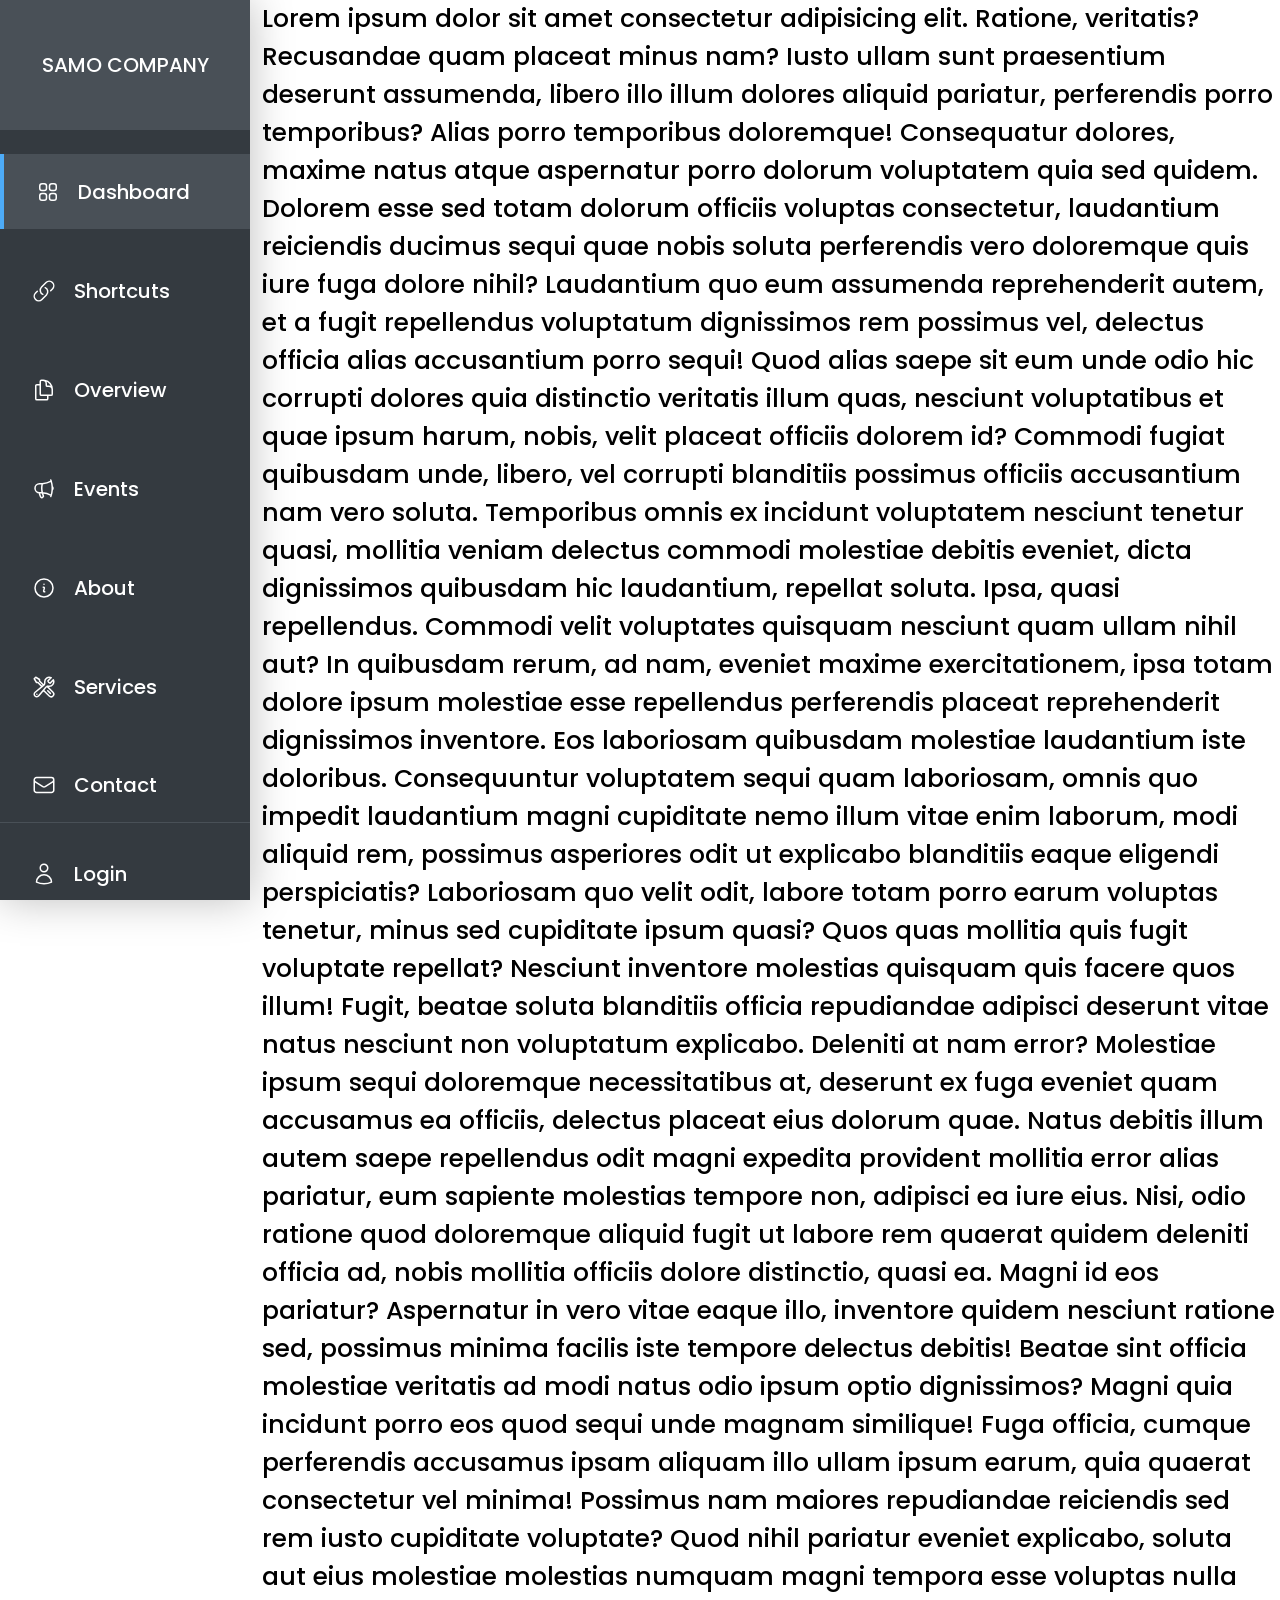
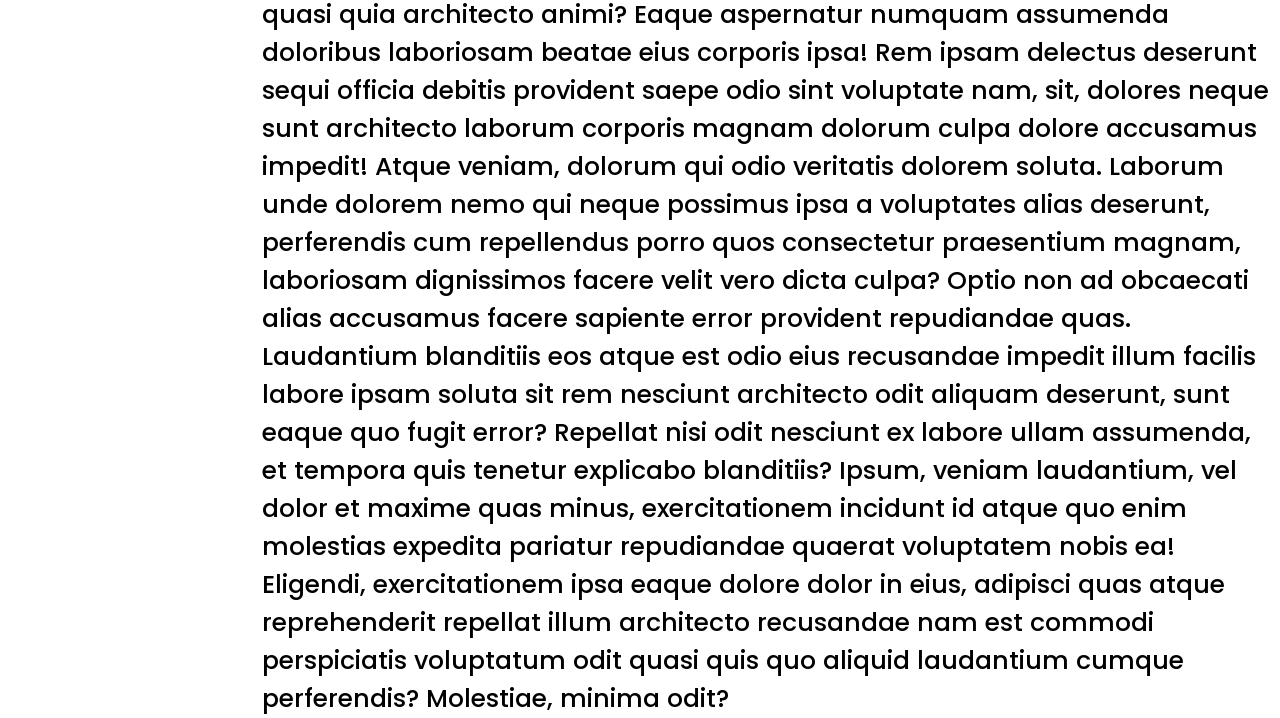
<file: 01. Sidebar/index.html>
<!doctype html>
<html lang="en">
  <head>
    <meta charset="UTF-8" />
    <meta name="viewport" content="width=device-width, initial-scale=1.0" />
    <link rel="stylesheet" href="style.css" />
    <title>Sidebar Project</title>
  </head>
  <body>
    <div class="container">
      <nav class="nav flex-column">
        <header>
          <p class="header-text">SAMO COMPANY</p>
        </header>
        <div class="sidebar flex-column">
          <div class="sidebar-elements dashboard">
            <svg
              xmlns="http://www.w3.org/2000/svg"
              fill="none"
              viewBox="0 0 24 24"
              stroke-width="1.5"
              stroke="currentColor"
              class="icon"
            >
              <path
                stroke-linecap="round"
                stroke-linejoin="round"
                d="M3.75 6A2.25 2.25 0 0 1 6 3.75h2.25A2.25 2.25 0 0 1 10.5 6v2.25a2.25 2.25 0 0 1-2.25 2.25H6a2.25 2.25 0 0 1-2.25-2.25V6ZM3.75 15.75A2.25 2.25 0 0 1 6 13.5h2.25a2.25 2.25 0 0 1 2.25 2.25V18a2.25 2.25 0 0 1-2.25 2.25H6A2.25 2.25 0 0 1 3.75 18v-2.25ZM13.5 6a2.25 2.25 0 0 1 2.25-2.25H18A2.25 2.25 0 0 1 20.25 6v2.25A2.25 2.25 0 0 1 18 10.5h-2.25a2.25 2.25 0 0 1-2.25-2.25V6ZM13.5 15.75a2.25 2.25 0 0 1 2.25-2.25H18a2.25 2.25 0 0 1 2.25 2.25V18A2.25 2.25 0 0 1 18 20.25h-2.25A2.25 2.25 0 0 1 13.5 18v-2.25Z"
              />
            </svg>
            <a href="#" class="nav-text">Dashboard</a>
          </div>
          <div class="sidebar-elements">
            <svg
              xmlns="http://www.w3.org/2000/svg"
              fill="none"
              viewBox="0 0 24 24"
              stroke-width="1.5"
              stroke="currentColor"
              class="icon"
            >
              <path
                stroke-linecap="round"
                stroke-linejoin="round"
                d="M13.19 8.688a4.5 4.5 0 0 1 1.242 7.244l-4.5 4.5a4.5 4.5 0 0 1-6.364-6.364l1.757-1.757m13.35-.622 1.757-1.757a4.5 4.5 0 0 0-6.364-6.364l-4.5 4.5a4.5 4.5 0 0 0 1.242 7.244"
              />
            </svg>

            <a href="#" class="nav-text">Shortcuts</a>
          </div>
          <div class="sidebar-elements">
            <svg
              xmlns="http://www.w3.org/2000/svg"
              fill="none"
              viewBox="0 0 24 24"
              stroke-width="1.5"
              stroke="currentColor"
              class="icon"
            >
              <path
                stroke-linecap="round"
                stroke-linejoin="round"
                d="M15.75 17.25v3.375c0 .621-.504 1.125-1.125 1.125h-9.75a1.125 1.125 0 0 1-1.125-1.125V7.875c0-.621.504-1.125 1.125-1.125H6.75a9.06 9.06 0 0 1 1.5.124m7.5 10.376h3.375c.621 0 1.125-.504 1.125-1.125V11.25c0-4.46-3.243-8.161-7.5-8.876a9.06 9.06 0 0 0-1.5-.124H9.375c-.621 0-1.125.504-1.125 1.125v3.5m7.5 10.375H9.375a1.125 1.125 0 0 1-1.125-1.125v-9.25m12 6.625v-1.875a3.375 3.375 0 0 0-3.375-3.375h-1.5a1.125 1.125 0 0 1-1.125-1.125v-1.5a3.375 3.375 0 0 0-3.375-3.375H9.75"
              />
            </svg>
            <a href="#" class="nav-text">Overview</a>
          </div>
          <div class="sidebar-elements">
            <svg
              xmlns="http://www.w3.org/2000/svg"
              fill="none"
              viewBox="0 0 24 24"
              stroke-width="1.5"
              stroke="currentColor"
              class="icon"
            >
              <path
                stroke-linecap="round"
                stroke-linejoin="round"
                d="M10.34 15.84c-.688-.06-1.386-.09-2.09-.09H7.5a4.5 4.5 0 1 1 0-9h.75c.704 0 1.402-.03 2.09-.09m0 9.18c.253.962.584 1.892.985 2.783.247.55.06 1.21-.463 1.511l-.657.38c-.551.318-1.26.117-1.527-.461a20.845 20.845 0 0 1-1.44-4.282m3.102.069a18.03 18.03 0 0 1-.59-4.59c0-1.586.205-3.124.59-4.59m0 9.18a23.848 23.848 0 0 1 8.835 2.535M10.34 6.66a23.847 23.847 0 0 0 8.835-2.535m0 0A23.74 23.74 0 0 0 18.795 3m.38 1.125a23.91 23.91 0 0 1 1.014 5.395m-1.014 8.855c-.118.38-.245.754-.38 1.125m.38-1.125a23.91 23.91 0 0 0 1.014-5.395m0-3.46c.495.413.811 1.035.811 1.73 0 .695-.316 1.317-.811 1.73m0-3.46a24.347 24.347 0 0 1 0 3.46"
              />
            </svg>
            <a href="#" class="nav-text">Events</a>
          </div>
          <div class="sidebar-elements">
            <svg
              xmlns="http://www.w3.org/2000/svg"
              fill="none"
              viewBox="0 0 24 24"
              stroke-width="1.5"
              stroke="currentColor"
              class="icon"
            >
              <path
                stroke-linecap="round"
                stroke-linejoin="round"
                d="m11.25 11.25.041-.02a.75.75 0 0 1 1.063.852l-.708 2.836a.75.75 0 0 0 1.063.853l.041-.021M21 12a9 9 0 1 1-18 0 9 9 0 0 1 18 0Zm-9-3.75h.008v.008H12V8.25Z"
              />
            </svg>

            <a href="#" class="nav-text">About</a>
          </div>
          <div class="sidebar-elements">
            <svg
              xmlns="http://www.w3.org/2000/svg"
              fill="none"
              viewBox="0 0 24 24"
              stroke-width="1.5"
              stroke="currentColor"
              class="icon"
            >
              <path
                stroke-linecap="round"
                stroke-linejoin="round"
                d="M11.42 15.17 17.25 21A2.652 2.652 0 0 0 21 17.25l-5.877-5.877M11.42 15.17l2.496-3.03c.317-.384.74-.626 1.208-.766M11.42 15.17l-4.655 5.653a2.548 2.548 0 1 1-3.586-3.586l6.837-5.63m5.108-.233c.55-.164 1.163-.188 1.743-.14a4.5 4.5 0 0 0 4.486-6.336l-3.276 3.277a3.004 3.004 0 0 1-2.25-2.25l3.276-3.276a4.5 4.5 0 0 0-6.336 4.486c.091 1.076-.071 2.264-.904 2.95l-.102.085m-1.745 1.437L5.909 7.5H4.5L2.25 3.75l1.5-1.5L7.5 4.5v1.409l4.26 4.26m-1.745 1.437 1.745-1.437m6.615 8.206L15.75 15.75M4.867 19.125h.008v.008h-.008v-.008Z"
              />
            </svg>
            <a href="#" class="nav-text">Services</a>
          </div>
          <div class="sidebar-elements">
            <svg
              xmlns="http://www.w3.org/2000/svg"
              fill="none"
              viewBox="0 0 24 24"
              stroke-width="1.5"
              stroke="currentColor"
              class="icon"
            >
              <path
                stroke-linecap="round"
                stroke-linejoin="round"
                d="M21.75 6.75v10.5a2.25 2.25 0 0 1-2.25 2.25h-15a2.25 2.25 0 0 1-2.25-2.25V6.75m19.5 0A2.25 2.25 0 0 0 19.5 4.5h-15a2.25 2.25 0 0 0-2.25 2.25m19.5 0v.243a2.25 2.25 0 0 1-1.07 1.916l-7.5 4.615a2.25 2.25 0 0 1-2.36 0L3.32 8.91a2.25 2.25 0 0 1-1.07-1.916V6.75"
              />
            </svg>
            <a href="#" class="nav-text">Contact</a>
          </div>
        </div>
        <div class="login">
          <svg
            xmlns="http://www.w3.org/2000/svg"
            fill="none"
            viewBox="0 0 24 24"
            stroke-width="1.5"
            stroke="currentColor"
            class="icon"
          >
            <path
              stroke-linecap="round"
              stroke-linejoin="round"
              d="M15.75 6a3.75 3.75 0 1 1-7.5 0 3.75 3.75 0 0 1 7.5 0ZM4.501 20.118a7.5 7.5 0 0 1 14.998 0A17.933 17.933 0 0 1 12 21.75c-2.676 0-5.216-.584-7.499-1.632Z"
            />
          </svg>
          <a href="login.html" class="nav-text">Login</a>
        </div>
      </nav>
      <main>
        Lorem ipsum dolor sit amet consectetur adipisicing elit. Ratione,
        veritatis? Recusandae quam placeat minus nam? Iusto ullam sunt
        praesentium deserunt assumenda, libero illo illum dolores aliquid
        pariatur, perferendis porro temporibus? Alias porro temporibus
        doloremque! Consequatur dolores, maxime natus atque aspernatur porro
        dolorum voluptatem quia sed quidem. Dolorem esse sed totam dolorum
        officiis voluptas consectetur, laudantium reiciendis ducimus sequi quae
        nobis soluta perferendis vero doloremque quis iure fuga dolore nihil?
        Laudantium quo eum assumenda reprehenderit autem, et a fugit repellendus
        voluptatum dignissimos rem possimus vel, delectus officia alias
        accusantium porro sequi! Quod alias saepe sit eum unde odio hic corrupti
        dolores quia distinctio veritatis illum quas, nesciunt voluptatibus et
        quae ipsum harum, nobis, velit placeat officiis dolorem id? Commodi
        fugiat quibusdam unde, libero, vel corrupti blanditiis possimus officiis
        accusantium nam vero soluta. Temporibus omnis ex incidunt voluptatem
        nesciunt tenetur quasi, mollitia veniam delectus commodi molestiae
        debitis eveniet, dicta dignissimos quibusdam hic laudantium, repellat
        soluta. Ipsa, quasi repellendus. Commodi velit voluptates quisquam
        nesciunt quam ullam nihil aut? In quibusdam rerum, ad nam, eveniet
        maxime exercitationem, ipsa totam dolore ipsum molestiae esse
        repellendus perferendis placeat reprehenderit dignissimos inventore. Eos
        laboriosam quibusdam molestiae laudantium iste doloribus. Consequuntur
        voluptatem sequi quam laboriosam, omnis quo impedit laudantium magni
        cupiditate nemo illum vitae enim laborum, modi aliquid rem, possimus
        asperiores odit ut explicabo blanditiis eaque eligendi perspiciatis?
        Laboriosam quo velit odit, labore totam porro earum voluptas tenetur,
        minus sed cupiditate ipsum quasi? Quos quas mollitia quis fugit
        voluptate repellat? Nesciunt inventore molestias quisquam quis facere
        quos illum! Fugit, beatae soluta blanditiis officia repudiandae adipisci
        deserunt vitae natus nesciunt non voluptatum explicabo. Deleniti at nam
        error? Molestiae ipsum sequi doloremque necessitatibus at, deserunt ex
        fuga eveniet quam accusamus ea officiis, delectus placeat eius dolorum
        quae. Natus debitis illum autem saepe repellendus odit magni expedita
        provident mollitia error alias pariatur, eum sapiente molestias tempore
        non, adipisci ea iure eius. Nisi, odio ratione quod doloremque aliquid
        fugit ut labore rem quaerat quidem deleniti officia ad, nobis mollitia
        officiis dolore distinctio, quasi ea. Magni id eos pariatur? Aspernatur
        in vero vitae eaque illo, inventore quidem nesciunt ratione sed,
        possimus minima facilis iste tempore delectus debitis! Beatae sint
        officia molestiae veritatis ad modi natus odio ipsum optio dignissimos?
        Magni quia incidunt porro eos quod sequi unde magnam similique! Fuga
        officia, cumque perferendis accusamus ipsam aliquam illo ullam ipsum
        earum, quia quaerat consectetur vel minima! Possimus nam maiores
        repudiandae reiciendis sed rem iusto cupiditate voluptate? Quod nihil
        pariatur eveniet explicabo, soluta aut eius molestiae molestias numquam
        magni tempora esse voluptas nulla quasi quia architecto animi? Eaque
        aspernatur numquam assumenda doloribus laboriosam beatae eius corporis
        ipsa! Rem ipsam delectus deserunt sequi officia debitis provident saepe
        odio sint voluptate nam, sit, dolores neque sunt architecto laborum
        corporis magnam dolorum culpa dolore accusamus impedit! Atque veniam,
        dolorum qui odio veritatis dolorem soluta. Laborum unde dolorem nemo qui
        neque possimus ipsa a voluptates alias deserunt, perferendis cum
        repellendus porro quos consectetur praesentium magnam, laboriosam
        dignissimos facere velit vero dicta culpa? Optio non ad obcaecati alias
        accusamus facere sapiente error provident repudiandae quas. Laudantium
        blanditiis eos atque est odio eius recusandae impedit illum facilis
        labore ipsam soluta sit rem nesciunt architecto odit aliquam deserunt,
        sunt eaque quo fugit error? Repellat nisi odit nesciunt ex labore ullam
        assumenda, et tempora quis tenetur explicabo blanditiis? Ipsum, veniam
        laudantium, vel dolor et maxime quas minus, exercitationem incidunt id
        atque quo enim molestias expedita pariatur repudiandae quaerat
        voluptatem nobis ea! Eligendi, exercitationem ipsa eaque dolore dolor in
        eius, adipisci quas atque reprehenderit repellat illum architecto
        recusandae nam est commodi perspiciatis voluptatum odit quasi quis quo
        aliquid laudantium cumque perferendis? Molestiae, minima odit?
      </main>
    </div>
  </body>
</html>
</file>
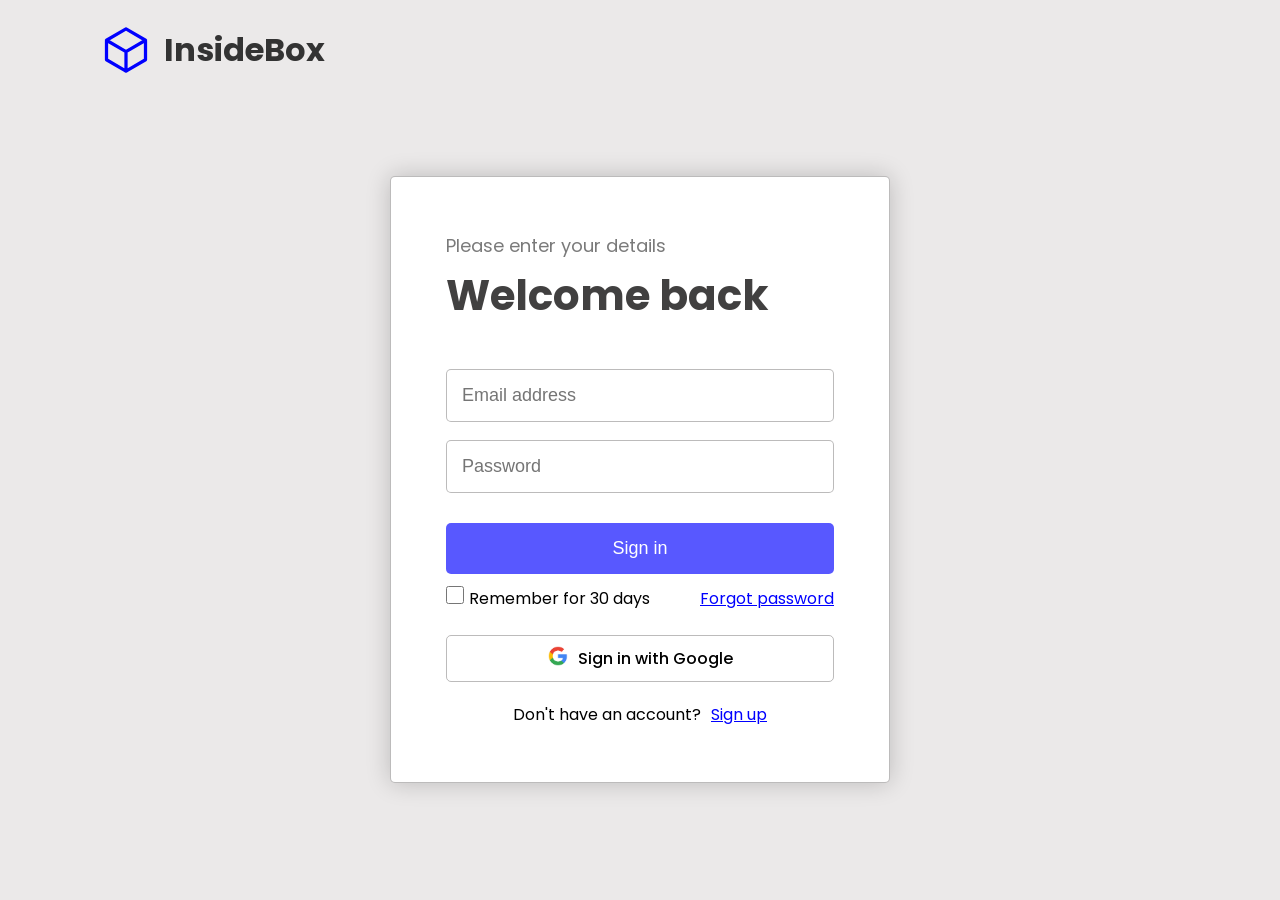
<file: 02. Login Form/index.html>
<!doctype html>
<html lang="en">
  <head>
    <meta charset="UTF-8" />
    <meta name="viewport" content="width=device-width, initial-scale=1.0" />
    <title>InsideBox Logo</title>
    <link rel="stylesheet" href="style.css" />
  </head>
  <body>
    <header>
      <svg
        xmlns="http://www.w3.org/2000/svg"
        fill="none"
        viewBox="0 0 24 24"
        stroke-width="1.5"
        stroke="currentColor"
        class="logo-icon"
      >
        <path
          stroke-linecap="round"
          stroke-linejoin="round"
          d="m21 7.5-9-5.25L3 7.5m18 0-9 5.25m9-5.25v9l-9 5.25M3 7.5l9 5.25M3 7.5v9l9 5.25m0-9v9"
        />
      </svg>

      <span class="logo-text">InsideBox</span>
    </header>
    <div class="container">
      <div class="inside-container">
        <p class="details-text">Please enter your details</p>

        <h1 class="h1-welcome">Welcome back</h1>

        <form>
          <input
            type="email"
            class="address label"
            placeholder="Email address"
          />
          <input
            type="password"
            class="password label"
            placeholder="Password"
          />
          <button type="submit" class="sign-in">Sign in</button>
        </form>

        <div class="extra-functionality">
          <div class="reminder">
            <label class="checkbox">
              <input type="checkbox" />
            </label>
            <span class="reminder-text">Remember for 30 days</span>
          </div>
          <a href="#" class="forget-password">Forgot password</a>
        </div>

        <a href="#" class="google-sign-in">
          <img src="./img/google logo 1.png" class="google-img" alt="" />
          <span class="google-btn-text">Sign in with Google</span>
        </a>

        <div class="sign-up">
          <span>Don't have an account?</span>
          <a href="#" class="sign-up-text">Sign up</a>
        </div>
      </div>
    </div>
  </body>
</html>
</file>
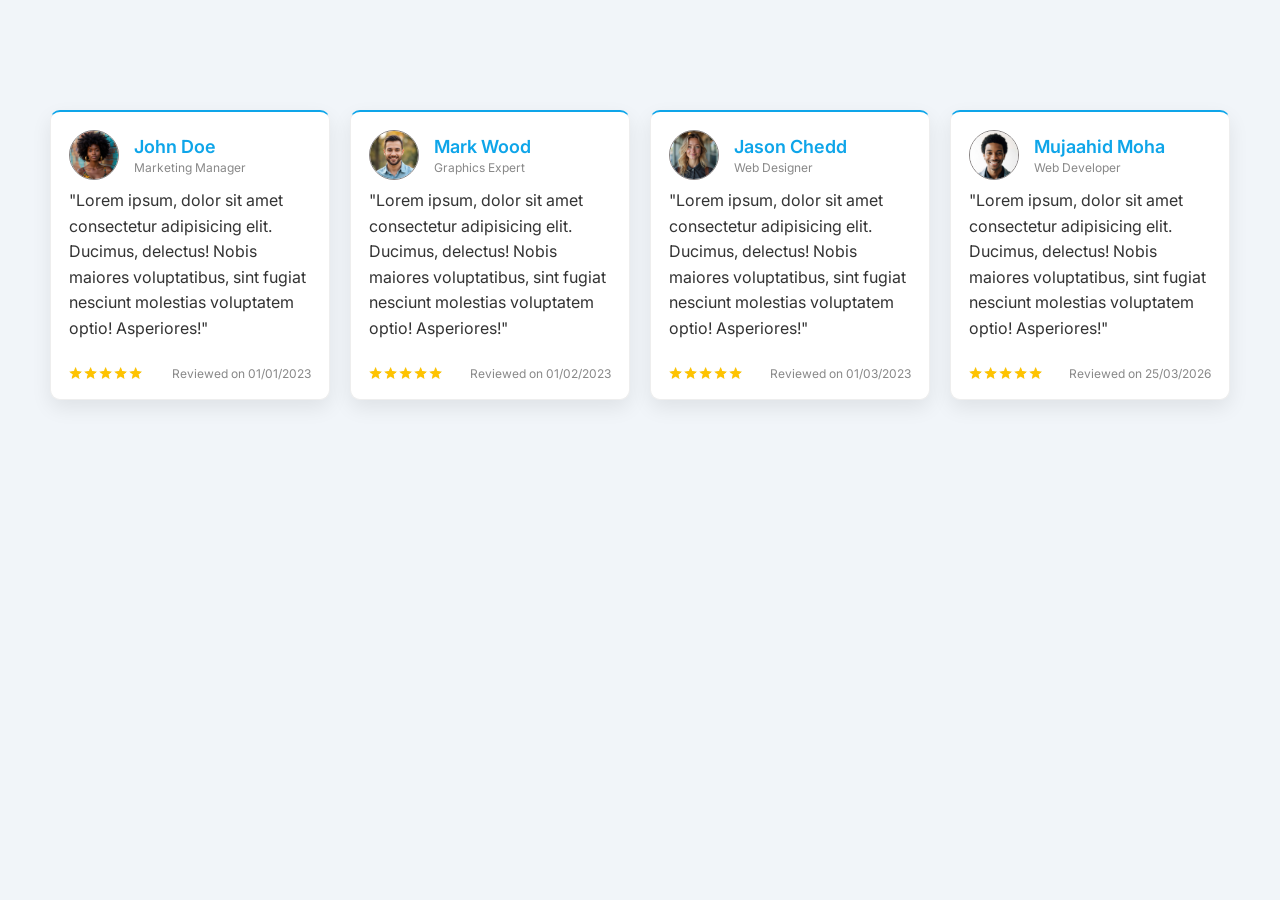
<file: 3. Review Testimonial card/index.html>
<!doctype html>
<html lang="en">
  <head>
    <meta charset="UTF-8" />
    <meta name="viewport" content="width=device-width, initial-scale=1.0" />
    <title>Review Card</title>
    <link rel="stylesheet" href="style.css" />
  </head>
  <body>
    <div class="container">
      <div class="review">
        <div class="review-one review--style">
          <div class="review-heading">
            <img
              class="customer-img"
              src="./img/customer-1.jpg"
              alt="customer photo"
            />
            <div class="customer-info">
              <h1 class="customer-name">John Doe</h1>
              <p class="customer-profession">Marketing Manager</p>
            </div>
          </div>
          <div class="review-body">
            <p class="customer-review">
              "Lorem ipsum, dolor sit amet consectetur adipisicing elit. Ducimus, delectus! Nobis maiores voluptatibus, sint fugiat nesciunt molestias voluptatem optio! Asperiores!"
            </p>
          </div>
          <div class="review-footer">
            <img
              class="review-stars"
              src="./img/review-stars.jpg"
              alt="review stars"
            />
            <div class="review-date">
              <p>Reviewed on 01/01/2023</p>
            </div>
          </div>
        </div>

        <!-- Review Two -->
        <div class="review-two review--style">
          <div class="review-heading">
            <img
              class="customer-img"
              src="./img/customer-2.jpg"
              alt="customer photo"
            />
            <div class="customer-info">
              <h1 class="customer-name">Mark Wood</h1>
              <p class="customer-profession">Graphics Expert</p>
            </div>
          </div>
          <div class="review-body">
            <p class="customer-review">
             "Lorem ipsum, dolor sit amet consectetur adipisicing elit. Ducimus, delectus! Nobis maiores voluptatibus, sint fugiat nesciunt molestias voluptatem optio! Asperiores!"
            </p>
          </div>
          <div class="review-footer">
            <img
              class="review-stars"
              src="./img/review-stars.jpg"
              alt="review stars"
            />
            <div class="review-date">
              <p>Reviewed on 01/02/2023</p>
            </div>
          </div>
        </div>

        <!-- Review Three -->
        <div class="review-three review--style">
          <div class="review-heading">
            <img
              class="customer-img"
              src="./img/customer-3.jpg"
              alt="customer photo"
            />
            <div class="customer-info">
              <h1 class="customer-name">Jason Chedd</h1>
              <p class="customer-profession">Web Designer</p>
            </div>
          </div>
          <div class="review-body">
            <p class="customer-review">
              "Lorem ipsum, dolor sit amet consectetur adipisicing elit. Ducimus, delectus! Nobis maiores voluptatibus, sint fugiat nesciunt molestias voluptatem optio! Asperiores!"
            </p>
          </div>
          <div class="review-footer">
            <img
              class="review-stars"
              src="./img/review-stars.jpg"
              alt="review stars"
            />
            <div class="review-date">
              <p>Reviewed on 01/03/2023</p>
            </div>
          </div>
        </div>

                <!-- Review Four-->
        <div class="review-four review--style">
          <div class="review-heading">
            <img
              class="customer-img"
              src="./img/customer-4.jpg"
              alt="customer photo"
            />
            <div class="customer-info">
              <h1 class="customer-name">Mujaahid Moha</h1>
              <p class="customer-profession">Web Developer</p>
            </div>
          </div>
          <div class="review-body">
            <p class="customer-review">
              "Lorem ipsum, dolor sit amet consectetur adipisicing elit. Ducimus, delectus! Nobis maiores voluptatibus, sint fugiat nesciunt molestias voluptatem optio! Asperiores!"
            </p>
          </div>
          <div class="review-footer">
            <img
              class="review-stars"
              src="./img/review-stars.jpg"
              alt="review stars"
            />
            <div class="review-date">
              <p>Reviewed on 25/03/2026</p>
            </div>
          </div>
        </div>
      </div>
    </div>
  </body>
</html>
</file>
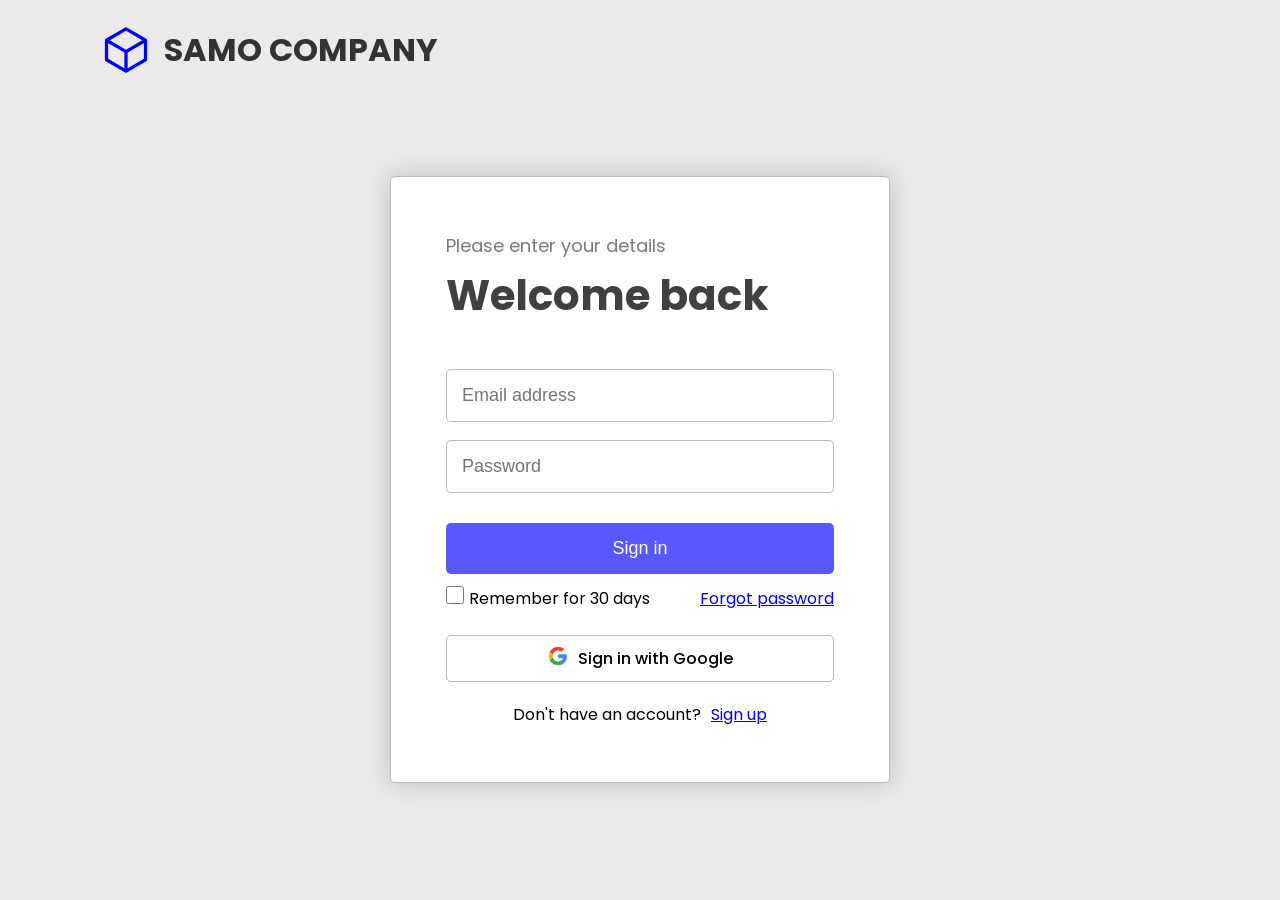
<file: 01. Sidebar/login.html>
<!doctype html>
<html lang="en">
  <head>
    <meta charset="UTF-8" />
    <meta name="viewport" content="width=device-width, initial-scale=1.0" />
    <title>InsideBox Logo</title>
    <link rel="stylesheet" href="login.css" />
  </head>
  <body>
    <header>
      <svg
        xmlns="http://www.w3.org/2000/svg"
        fill="none"
        viewBox="0 0 24 24"
        stroke-width="1.5"
        stroke="currentColor"
        class="logo-icon"
      >
        <path
          stroke-linecap="round"
          stroke-linejoin="round"
          d="m21 7.5-9-5.25L3 7.5m18 0-9 5.25m9-5.25v9l-9 5.25M3 7.5l9 5.25M3 7.5v9l9 5.25m0-9v9"
        />
      </svg>

      <span class="logo-text">SAMO COMPANY</span>
    </header>
    <div class="container">
      <div class="inside-container">
        <p class="details-text">Please enter your details</p>

        <h1 class="h1-welcome">Welcome back</h1>

        <form>
          <input
            type="email"
            class="address label"
            placeholder="Email address"
          />
          <input
            type="password"
            class="password label"
            placeholder="Password"
          />
          <button type="submit" class="sign-in">Sign in</button>
        </form>

        <div class="extra-functionality">
          <div class="reminder">
            <label class="checkbox">
              <input type="checkbox" />
            </label>
            <span class="reminder-text">Remember for 30 days</span>
          </div>
          <a href="#" class="forget-password">Forgot password</a>
        </div>

        <a href="#" class="google-sign-in">
          <img src="./img/google logo 1.png" class="google-img" alt="" />
          <span class="google-btn-text">Sign in with Google</span>
        </a>

        <div class="sign-up">
          <span>Don't have an account?</span>
          <a href="#" class="sign-up-text">Sign up</a>
        </div>
      </div>
    </div>
  </body>
</html>
</file>
<file: 01. Sidebar/style.css>
@import url("https://fonts.googleapis.com/css2?family=Poppins:ital,wght@0,100;0,200;0,300;0,400;0,500;0,600;0,700;0,800;0,900;1,100;1,200;1,300;1,400;1,500;1,600;1,700;1,800;1,900&family=Rubik:ital,wght@0,300..900;1,300..900&display=swap");

* {
  margin: 0;
  padding: 0;
  box-sizing: border-box;
}

body {
  font-family: "Poppins", sans-serif;
  font-weight: 500;
}

.container {
  min-height: 100vh;
  display: grid;
  grid-template-columns: 250px 1fr;
}

.flex-column {
  display: flex;
  flex-direction: column;
  gap: 24px;
}

.nav {
  background-color: #343a40;
  color: #fff;
  box-shadow: 0 0 40px rgba(0, 0, 0, 0.26);
  position: sticky;
  top: 0;
  height: 100vh;
  align-self: start;
}

header {
  background-color: #495057;
  padding: 50px 0;
  text-align: center;
  font-size: 20px;
}

.sidebar-elements {
  display: flex;
  align-items: center;
  gap: 18px;
  height: 75px;
  padding: 12px 32px;
  transition: 0.2s ease;
}

.sidebar-elements:last-child {
  border-bottom: 1px solid #495057;
}

.dashboard {
  background-color: #495057;
  border-left: 4px solid #4dabf7;
}

.sidebar-elements:hover {
  background-color: #495057;
  cursor: pointer;
  transform: translateX(0.5px);
  
}

.nav-text {
  font-size: 20px;
  color: #fff;
  text-decoration: none;
}

.icon {
  width: 24px;
  height: 24px;
  stroke: #fff;
}

.login {
  display: flex;
  align-items: center;
  gap: 18px;
  margin-top: auto;
  height: 75px;
  padding: 12px 32px;
}

.login:hover,
.login:active {
  background-color: #495057;
  cursor: pointer;
}

main {
  font-size: 25px;
  padding-left: 12px;
}
</file>
<file: 02. Login Form/style.css>
@import url("https://fonts.googleapis.com/css2?family=Poppins:ital,wght@0,100;0,200;0,300;0,400;0,500;0,600;0,700;0,800;0,900;1,100;1,200;1,300;1,400;1,500;1,600;1,700;1,800;1,900&display=swap");

* {
  padding: 0;
  margin: 0;
  box-sizing: border-box;
}

body {
  background: #ebe9e9;
  font-family: "Poppins", sans-serif;
}

header {
  display: flex;
  gap: 12px;
  align-items: center;
  padding-left: 100px;
  padding-top: 24px;
}

.container {
  max-width: 500px;
  margin: 0 auto;
  margin-top: 100px;
  background-color: #fff;
  box-shadow: 0 0 24px rgba(0, 0, 0, 0.2);
  border: 1px solid #7b797980;
  border-radius: 5px;
}

.logo-icon {
  width: 52px;
  height: 52px;
  stroke: blue;
}

.logo-text {
  font-size: 32px;
  font-weight: 700;
  color: #333;
}

.inside-container {
  display: flex;
  flex-direction: column;
  padding: 55px;
}

.details-text {
  color: #555555c8;
  font-size: 18px;
  margin-bottom: 5px;
}

.h1-welcome {
  font-size: 42px;
  margin-bottom: 42px;
  color: rgba(19, 18, 18, 0.804);
}

.label {
  width: 100%;
  padding: 15px;
  font-size: 18px;
  border: 1px solid #7b797980;
  border-radius: 5px;
  outline: none;
}

.label:focus {
  border-color: blue;
  box-shadow: 0 0 5px rgba(0, 0, 255, 0.3);
}

.password {
  margin: 18px 0;
}

.extra-functionality {
  display: flex;
  justify-content: space-between;
}

input[type="checkbox"] {
  width: 18px;
  height: 18px;
}

input[type="checkbox"]:hover {
  cursor: pointer;
}

.forget-password {
  color: blue;
  cursor: pointer;
}

.reminder {
  display: flex;
  align-items: center;
  gap: 5px;
}

.sign-in {
  margin: 12px 0;
  width: 100%;
  background-color: rgb(88, 88, 255);
  padding: 15px;
  text-align: center;
  color: #fff;
  font-size: 18px;
  border: none;
  border-radius: 5px;
  transition: background-color 0.3s ease;
}

.sign-in:hover {
  background-color: rgba(90, 90, 252, 0.944);
  cursor: pointer;
}

.google-sign-in {
  display: flex;
  justify-content: center;
  gap: 10px;
  border: 1px solid #7b797980;
  width: 100%;
  padding: 10px;
  margin-top: 24px;
  border-radius: 5px;
  transition: background 0.3s ease;
  text-decoration: none;
}

.google-sign-in:hover {
  background-color: #f5f5f5b5;
  cursor: pointer;
}

.google-img {
  width: 20px;
  height: 20px;
}

.google-btn-text {
  font-size: 16px;
  color: black;
  font-weight: 500;
  text-align: center;
}

.sign-up {
  display: flex;
  justify-content: center;
  gap: 10px;
  margin-top: 20px;
}

.sign-up-text {
  color: blue;
}
</file>
<file: 3. Review Testimonial card/style.css>
@import url('https://fonts.googleapis.com/css2?family=Inter:ital,opsz,wght@0,14..32,100..900;1,14..32,100..900&display=swap');

*{
  margin: 0;
  padding: 0;
  box-sizing: border-box;
}

body{
  font-family: "Inter", sans-serif;
  background-color: #f1f5f9;
}

.container{
  max-width: 1200px;
  margin: 100px auto;
  /* margin-top: 300px; */
  padding: 10px;
}

.review{
  display: flex;
  gap: 20px;
  align-items: stretch;
}

.review--style{
  display: flex;
  flex-direction: column;
  justify-content: space-between;
  background-color: #fff;
  padding: 18px;
  border: 1px solid #eee;
  border-top: 2px solid #0ea5e9;
  border-radius: 10px;
  box-shadow: 0 8px 20px rgba(0,0,0,0.08);
  transition: all 0.25s ease;
}

.review--style:hover {
  transform: translateY(-5px);
  box-shadow: 0 10px 15px rgba(0,0,0,0.15);
  cursor: pointer;
}

.review-heading{
  display: flex;
  align-items: center;
  gap: 15px;
  margin-bottom: 8px;
}

.customer-img{
  height: 50px;
  width: 50px;
  border: 1px solid #878282;
  border-radius: 50%;
}

.customer-info{
  display: flex;
  flex-direction: column;
  gap: 3px;
}

.customer-name{
  font-size: 18px;
  font-weight: 600;
  color: #0ea5e9;
}

.customer-profession{
  font-size: 12px;
  color: #888;
}

.review-body{
  color: #333;
  line-height: 1.6;
}

.review-footer{
  display: flex;
  justify-content: space-between;
  align-items: center;
  margin-top: 24px;
}

.review-stars{
  width: 30%;
}

.review-date{
  color: #888;
  font-size: 12px;
}

@media (max-width: 1100px){

  .container{
    padding: 10px;
  }

  .review{
    display: grid;
    grid-template-columns: repeat(auto-fit, minmax(250px, 1fr));
  }

  .review-stars{
  width: 20%;
}
}

@media (max-width: 700px){
  .container{
    max-width: 600px;
    margin-top: 100px;
    padding: 7px;
  }
  .review{
  display: flex;
  flex-direction: column;
  gap: 10px;
}

.customer-img{
  width: 50px;
  height: 50px;
  border: 1px solid #878282;
  border-radius: 50%;
}

.customer-name{
  font-size: 18px;
}

.customer-profession{
  font-size: 10px;
  color: #888;
}

.review-body{
  color: #333;
  line-height: 1.5;
  font-size: 15px;
}
}
</file>
<file: 01. Sidebar/login.css>
@import url("https://fonts.googleapis.com/css2?family=Poppins:ital,wght@0,100;0,200;0,300;0,400;0,500;0,600;0,700;0,800;0,900;1,100;1,200;1,300;1,400;1,500;1,600;1,700;1,800;1,900&display=swap");

* {
  padding: 0;
  margin: 0;
  box-sizing: border-box;
}

body {
  background: #ebe9e9;
  font-family: "Poppins", sans-serif;
}

header {
  display: flex;
  gap: 12px;
  align-items: center;
  padding-left: 100px;
  padding-top: 24px;
}

.container {
  max-width: 500px;
  margin: 0 auto;
  margin-top: 100px;
  background-color: #fff;
  box-shadow: 0 0 24px rgba(0, 0, 0, 0.2);
  border: 1px solid #7b797980;
  border-radius: 5px;
}

.logo-icon {
  width: 52px;
  height: 52px;
  stroke: blue;
}

.logo-text {
  font-size: 32px;
  font-weight: 700;
  color: #333;
}

.inside-container {
  display: flex;
  flex-direction: column;
  padding: 55px;
}

.details-text {
  color: #555555c8;
  font-size: 18px;
  margin-bottom: 5px;
}

.h1-welcome {
  font-size: 42px;
  margin-bottom: 42px;
  color: rgba(19, 18, 18, 0.804);
}

.label {
  width: 100%;
  padding: 15px;
  font-size: 18px;
  border: 1px solid #7b797980;
  border-radius: 5px;
  outline: none;
}

.label:focus {
  border-color: blue;
  box-shadow: 0 0 5px rgba(0, 0, 255, 0.3);
}

.password {
  margin: 18px 0;
}

.extra-functionality {
  display: flex;
  justify-content: space-between;
}

input[type="checkbox"] {
  width: 18px;
  height: 18px;
}

input[type="checkbox"]:hover {
  cursor: pointer;
}

.forget-password {
  color: blue;
  cursor: pointer;
}

.reminder {
  display: flex;
  align-items: center;
  gap: 5px;
}

.sign-in {
  margin: 12px 0;
  width: 100%;
  background-color: rgb(88, 88, 255);
  padding: 15px;
  text-align: center;
  color: #fff;
  font-size: 18px;
  border: none;
  border-radius: 5px;
  transition: background-color 0.3s ease;
}

.sign-in:hover {
  background-color: rgba(90, 90, 252, 0.944);
  cursor: pointer;
  transform: translateY(-1px);
}

.google-sign-in {
  display: flex;
  justify-content: center;
  gap: 10px;
  border: 1px solid #7b797980;
  width: 100%;
  padding: 10px;
  margin-top: 24px;
  border-radius: 5px;
  transition: background 0.3s ease;
  text-decoration: none;
}

.google-sign-in:hover {
  background-color: #f5f5f5b5;
  cursor: pointer;
}

.google-img {
  width: 20px;
  height: 20px;
}

.google-btn-text {
  font-size: 16px;
  color: black;
  font-weight: 500;
  text-align: center;
}

.sign-up {
  display: flex;
  justify-content: center;
  gap: 10px;
  margin-top: 20px;
}

.sign-up-text {
  color: blue;
}
</file>
